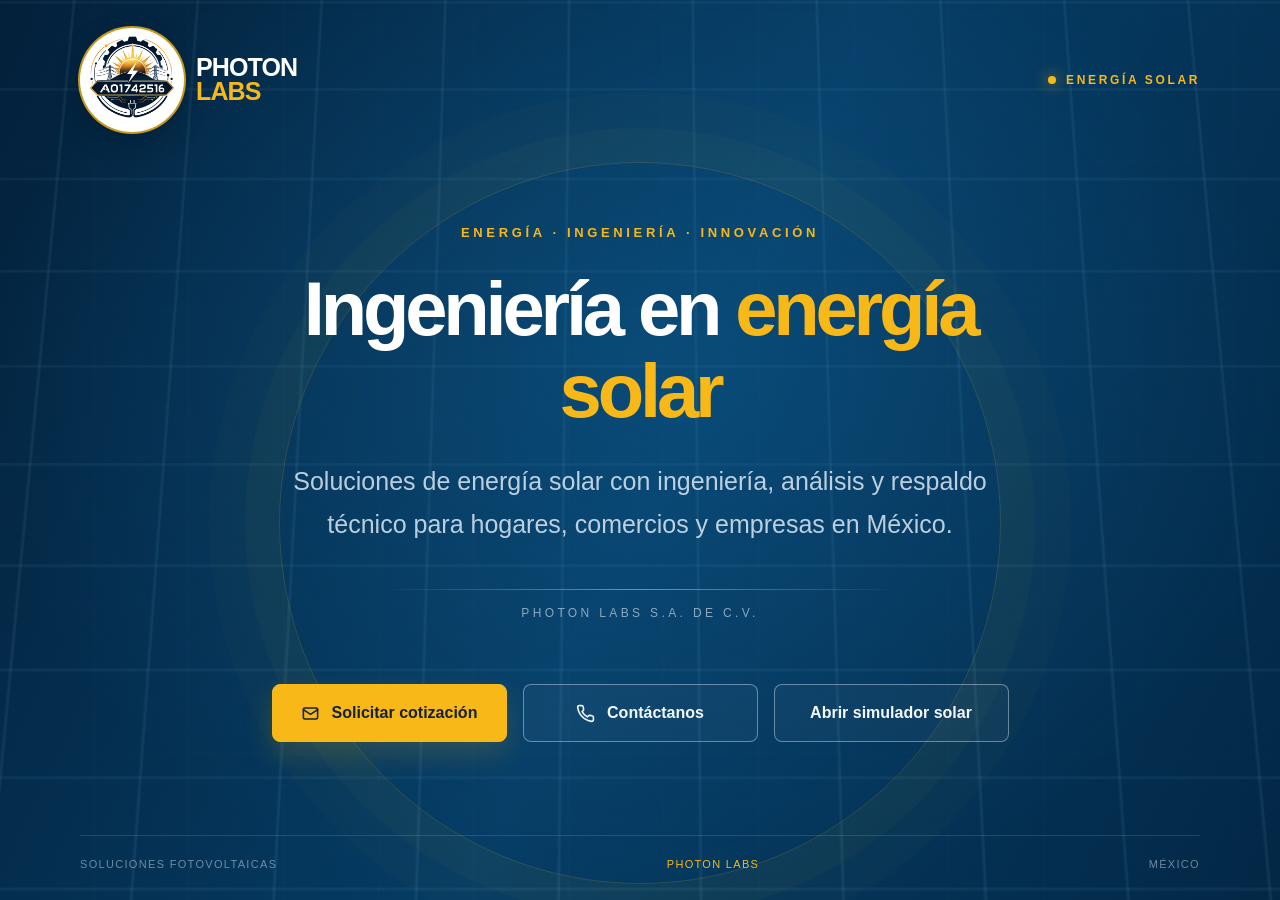
<file: index.html>
<!DOCTYPE html>
<html lang="es">
<head>
  <meta charset="UTF-8">
  <meta name="viewport" content="width=device-width, initial-scale=1.0">
  <meta name="theme-color" content="#073b66">
  <meta name="description" content="Photon Labs: soluciones de energía solar con ingeniería, análisis y respaldo técnico.">
  <title>Photon Labs | Energía solar</title>
  <style>
    :root {
      --site-primary: #073B66;
      --site-secondary: #F8B817;
      --site-background: #062D50;
      --site-on-primary: #FFFFFF;
      --site-on-secondary: #142235;
      --site-on-background: #FFFFFF;
      --site-font-body: Inter, "Segoe UI", Arial, sans-serif;
      --site-font-heading: Inter, "Segoe UI", Arial, sans-serif;
      --site-heading-scale: 1;
      --site-spacing-scale: 1;
      --site-radius-scale: 1;
      --site-decoration-opacity: 1;
      color-scheme: light dark;
    }
    * { box-sizing: border-box; }
    html { scroll-behavior: smooth; }
    body {
      margin: 0;
      min-height: 100vh;
      font-family: var(--site-font-body);
      background: var(--site-background);
      color: var(--site-on-background);
    }
    .page {
      position: relative;
      isolation: isolate;
      min-height: 100vh;
      overflow: hidden;
      display: flex;
      flex-direction: column;
      background-color: var(--site-background);
      background-image:
        linear-gradient(115deg, rgba(3, 31, 56, .92), rgba(5, 62, 103, .88) 52%, rgba(3, 39, 69, .94)),
        repeating-linear-gradient(90deg, transparent 0 92px, rgba(255,255,255,.055) 93px 95px),
        repeating-linear-gradient(0deg, transparent 0 145px, rgba(255,255,255,.04) 146px 148px);
    }
    .page::before {
      content: "";
      position: absolute;
      z-index: -1;
      inset: -12%;
      opacity: var(--site-decoration-opacity);
      background:
        radial-gradient(ellipse at 50% 42%, rgba(20, 117, 177, .28), transparent 54%),
        repeating-linear-gradient(90deg, transparent 0 118px, rgba(121, 189, 222, .09) 119px 121px),
        repeating-linear-gradient(0deg, transparent 0 88px, rgba(121, 189, 222, .07) 89px 91px);
      transform: perspective(900px) rotateX(8deg) scale(1.1);
      pointer-events: none;
    }
    .page::after {
      content: "";
      position: absolute;
      z-index: -1;
      width: min(70vw, 720px);
      aspect-ratio: 1;
      border: 1px solid rgba(248,184,23,.18);
      border-radius: 50%;
      top: 18%;
      left: 50%;
      transform: translateX(-50%);
      box-shadow: 0 0 0 34px rgba(248,184,23,.025), 0 0 0 70px rgba(248,184,23,.02);
      pointer-events: none;
    }
    header {
      width: min(1120px, calc(100% - 48px));
      margin: 0 auto;
      padding: calc(28px * var(--site-spacing-scale)) 0;
      display: flex;
      align-items: center;
      justify-content: space-between;
    }
    .brand {
      display: inline-flex;
      align-items: center;
      text-decoration: none;
    }
    .brand {
      gap: 12px;
    }
    .brand-name {
      color: #FFFFFF;
      font-size: clamp(18px, 2.4vw, 25px);
      line-height: .95;
      letter-spacing: -.035em;
      font-weight: 800;
    }
    .brand-name strong {
      color: var(--site-secondary);
    }
    .brand img {
      display: block;
      width: clamp(76px, 10vw, 104px);
      height: auto;
      border-radius: 50%;
      background: #FFFFFF;
      box-shadow: 0 0 0 2px rgba(248,184,23,.8), 0 8px 28px rgba(0,0,0,.22);
    }
    .status {
      display: inline-flex;
      align-items: center;
      gap: 10px;
      color: var(--site-secondary);
      font-size: 12px;
      font-weight: 700;
      letter-spacing: .22em;
      text-transform: uppercase;
    }
    .status::before {
      content: "";
      width: 8px;
      height: 8px;
      border-radius: 50%;
      background: var(--site-secondary);
      box-shadow: 0 0 15px rgba(248,184,23,.85);
    }
    main {
      flex: 1;
      display: grid;
      place-items: center;
      padding: 48px 24px 76px;
      text-align: center;
    }
    .hero {
      width: min(850px, 100%);
      margin: 0 auto;
      animation: rise .8s ease both;
    }
    .eyebrow {
      color: var(--site-secondary);
      font-size: 13px;
      font-weight: 700;
      letter-spacing: .28em;
      text-transform: uppercase;
      margin-bottom: 28px;
    }
    h1 {
      font-family: var(--site-font-heading);
      font-size: clamp(calc(44px * var(--site-heading-scale)), 8vw, calc(76px * var(--site-heading-scale)));
      line-height: 1.08;
      letter-spacing: -.055em;
      margin: 0 auto 28px;
      font-weight: 800;
      max-width: 760px;
    }
    h1 span { color: var(--site-secondary); }
    .intro {
      max-width: 760px;
      margin: 0 auto;
      color: rgba(239,247,255,.78);
      font-size: clamp(17px, 2.3vw, 25px);
      line-height: 1.7;
      font-weight: 300;
    }
    .rule {
      width: min(520px, 80%);
      height: 1px;
      margin: 44px auto 16px;
      background: linear-gradient(90deg, transparent, rgba(248,184,23,.65), transparent);
    }
    .company {
      color: rgba(232,242,251,.58);
      font-size: 12px;
      letter-spacing: .28em;
      text-transform: uppercase;
    }
    .actions {
      display: flex;
      justify-content: center;
      flex-wrap: wrap;
      gap: 16px;
      margin-top: 64px;
    }
    .button {
      appearance: none;
      min-width: 235px;
      min-height: 58px;
      padding: 16px 26px;
      border-radius: calc(8px * var(--site-radius-scale));
      display: inline-flex;
      align-items: center;
      justify-content: center;
      gap: 12px;
      font: 700 16px var(--site-font-body);
      text-decoration: none;
      cursor: pointer;
      transition: transform .2s ease, background .2s ease, border-color .2s ease;
    }
    .button:hover { transform: translateY(-3px); }
    .button-primary {
      background: var(--site-secondary);
      color: var(--site-on-secondary);
      border: 1px solid var(--site-secondary);
      box-shadow: 0 12px 30px rgba(248,184,23,.17);
    }
    .button-primary:hover { background: #ffca42; }
    .button-outline {
      background: rgba(255,255,255,.035);
      color: #F3F8FD;
      border: 1px solid rgba(224,239,252,.42);
    }
    .button-outline:hover { background: rgba(255,255,255,.1); border-color: #fff; }
    .button svg { width: 19px; height: 19px; }
    footer {
      width: min(1120px, calc(100% - 48px));
      margin: 0 auto;
      padding: 22px 0 30px;
      display: flex;
      align-items: center;
      justify-content: space-between;
      gap: 16px;
      color: rgba(224,238,250,.48);
      font-size: 11px;
      letter-spacing: .12em;
      text-transform: uppercase;
      border-top: 1px solid rgba(255,255,255,.12);
    }
    .footer-mark { color: var(--site-secondary); }
    .notice {
      position: fixed;
      left: 50%;
      bottom: 28px;
      transform: translate(-50%, 18px);
      width: max-content;
      max-width: calc(100% - 32px);
      padding: 14px 18px;
      border: 1px solid rgba(248,184,23,.45);
      border-radius: 10px;
      background: #082b49;
      color: white;
      font-size: 14px;
      opacity: 0;
      pointer-events: none;
      transition: opacity .2s ease, transform .2s ease;
      box-shadow: 0 12px 36px rgba(0,0,0,.25);
    }
    .notice.show { opacity: 1; transform: translate(-50%, 0); }
    @keyframes rise {
      from { opacity: 0; transform: translateY(18px); }
      to { opacity: 1; transform: translateY(0); }
    }
    @media (max-width: 640px) {
      header { width: calc(100% - 32px); padding: 20px 0; }
      .brand img { width: 178px; }
      .status { font-size: 9px; letter-spacing: .13em; }
      main { padding: 58px 22px 70px; }
      .eyebrow { margin-bottom: 22px; }
      .intro { line-height: 1.55; }
      .rule { margin-top: 34px; }
      .actions { margin-top: 44px; gap: 12px; }
      .button { width: min(100%, 330px); min-height: 56px; }
      footer { width: calc(100% - 32px); flex-direction: column; text-align: center; padding-bottom: 24px; }
    }
    @media (prefers-reduced-motion: reduce) {
      *, *::before, *::after { animation-duration: .01ms !important; transition-duration: .01ms !important; scroll-behavior: auto !important; }
    }
  </style>
</head>
<body>
  <div class="page" id="inicio">
    <header>
      <a class="brand" href="#inicio" aria-label="Photon Labs, inicio">
        <img src="[data-uri]" alt="Logotipo original A01742516">
        <span class="brand-name">PHOTON<br><strong>LABS</strong></span>
      </a>
      <div class="status">Energía solar</div>
    </header>

    <main>
      <section class="hero" aria-labelledby="headline">
        <div class="eyebrow">Energía · Ingeniería · Innovación</div>
        <h1 id="headline">Ingeniería en <span>energía solar</span></h1>
        <p class="intro">
          Soluciones de energía solar con ingeniería, análisis y respaldo técnico
          para hogares, comercios y empresas en México.
        </p>
        <div class="rule"></div>
        <div class="company">Photon Labs S.A. de C.V.</div>

        <div class="actions">
          <a class="button button-primary" href="#contacto" id="quoteButton">
            <svg viewBox="0 0 24 24" fill="none" stroke="currentColor" stroke-width="2" stroke-linecap="round" stroke-linejoin="round" aria-hidden="true">
              <rect x="3" y="5" width="18" height="14" rx="2"></rect>
              <path d="m3 7 9 6 9-6"></path>
            </svg>
            Solicitar cotización
          </a>
          <a class="button button-outline" href="#contacto" id="contactButton">
            <svg viewBox="0 0 24 24" fill="none" stroke="currentColor" stroke-width="2" stroke-linecap="round" stroke-linejoin="round" aria-hidden="true">
              <path d="M22 16.9v3a2 2 0 0 1-2.2 2 19.8 19.8 0 0 1-8.6-3.1 19.4 19.4 0 0 1-6-6A19.8 19.8 0 0 1 2.1 4.2 2 2 0 0 1 4.1 2h3a2 2 0 0 1 2 1.7l.5 2.8a2 2 0 0 1-.6 1.9L7.7 9.7a16 16 0 0 0 6.6 6.6l1.3-1.3a2 2 0 0 1 1.9-.6l2.8.5a2 2 0 0 1 1.7 2z"></path>
            </svg>
            Contáctanos
          </a>
          <a class="button button-outline" href="celda-solar.html">Abrir simulador solar</a>
        </div>
      </section>
    </main>

    <footer id="contacto">
      <span>Soluciones fotovoltaicas</span>
      <span class="footer-mark">Photon Labs</span>
      <span>México</span>
    </footer>
  </div>
  <div class="notice" id="notice" role="status" aria-live="polite">
    Muy pronto estarán disponibles nuestros canales de atención.
  </div>
  <script>
    const notice = document.getElementById("notice");
    let noticeTimer;
    function showNotice(event) {
      event.preventDefault();
      notice.classList.add("show");
      clearTimeout(noticeTimer);
      noticeTimer = setTimeout(() => notice.classList.remove("show"), 3200);
    }
    document.getElementById("quoteButton").addEventListener("click", showNotice);
    document.getElementById("contactButton").addEventListener("click", showNotice);
  </script>
</body>
</html>
</file>
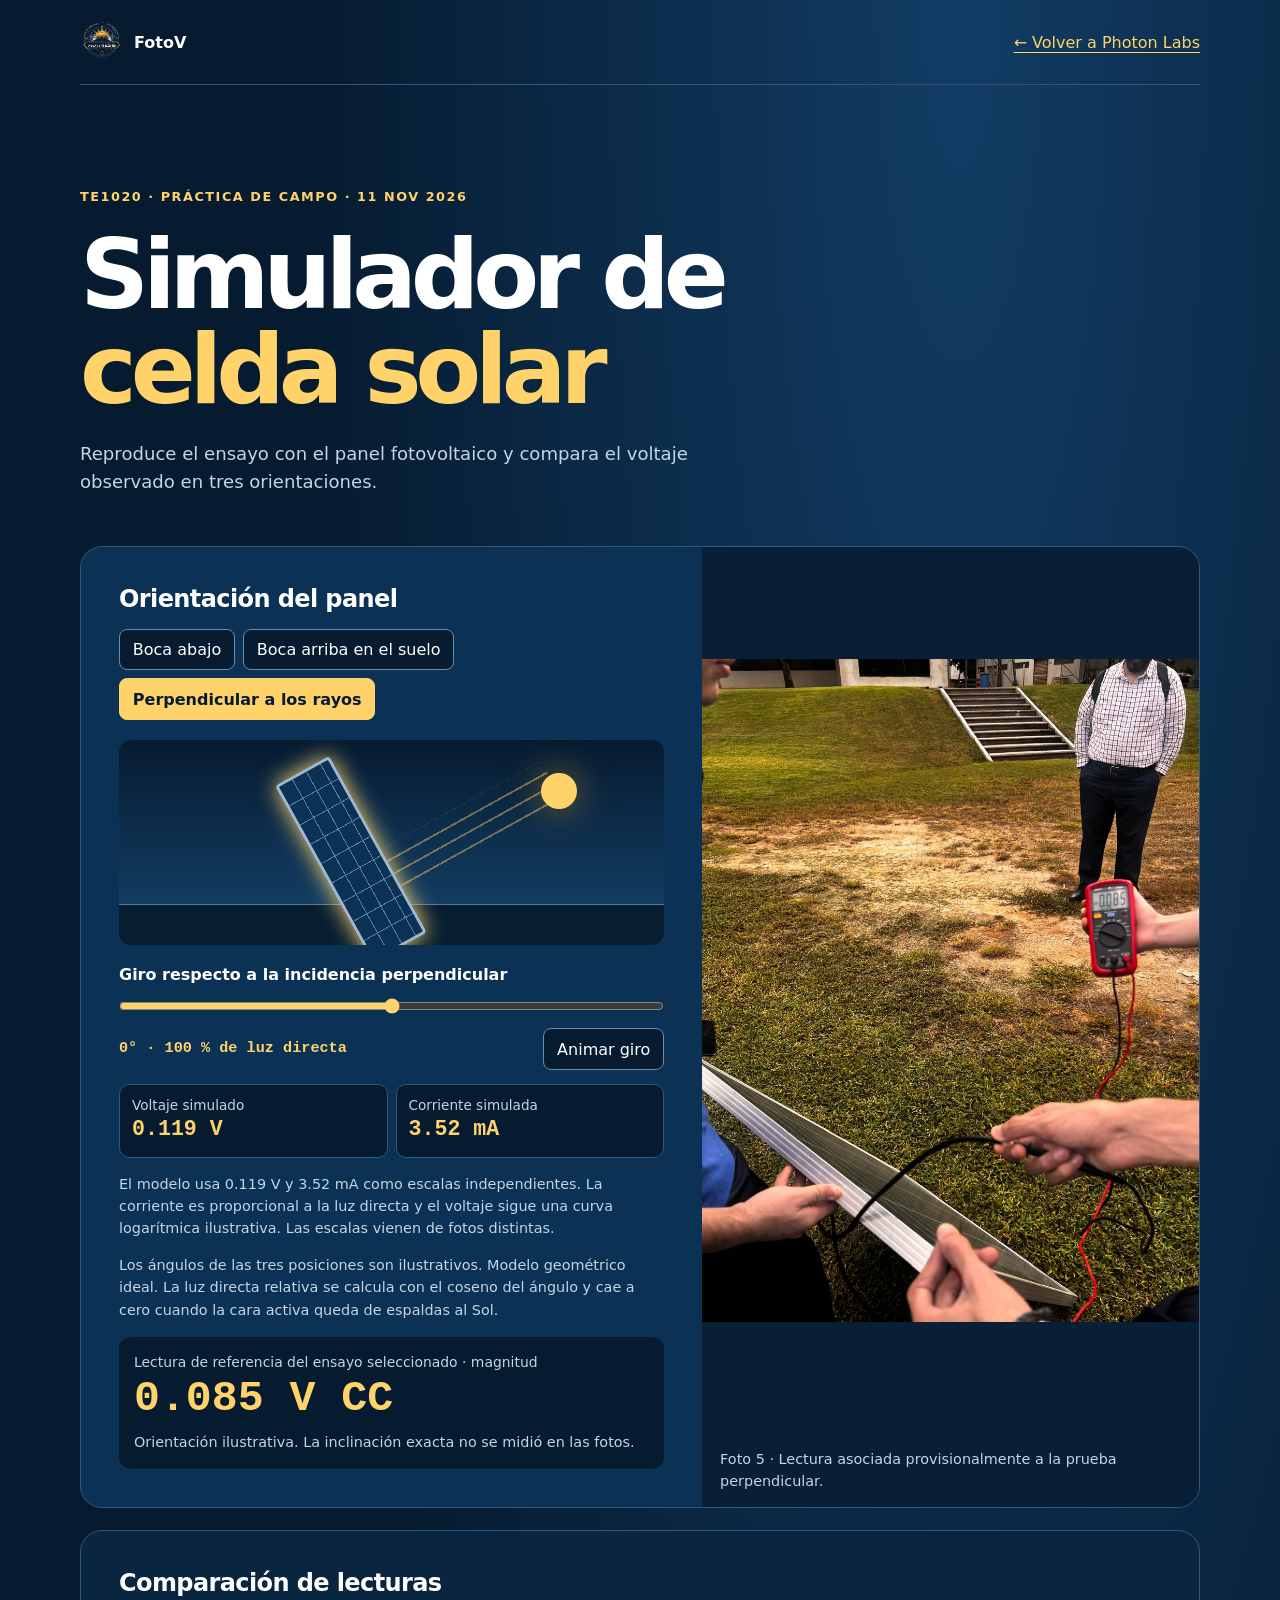
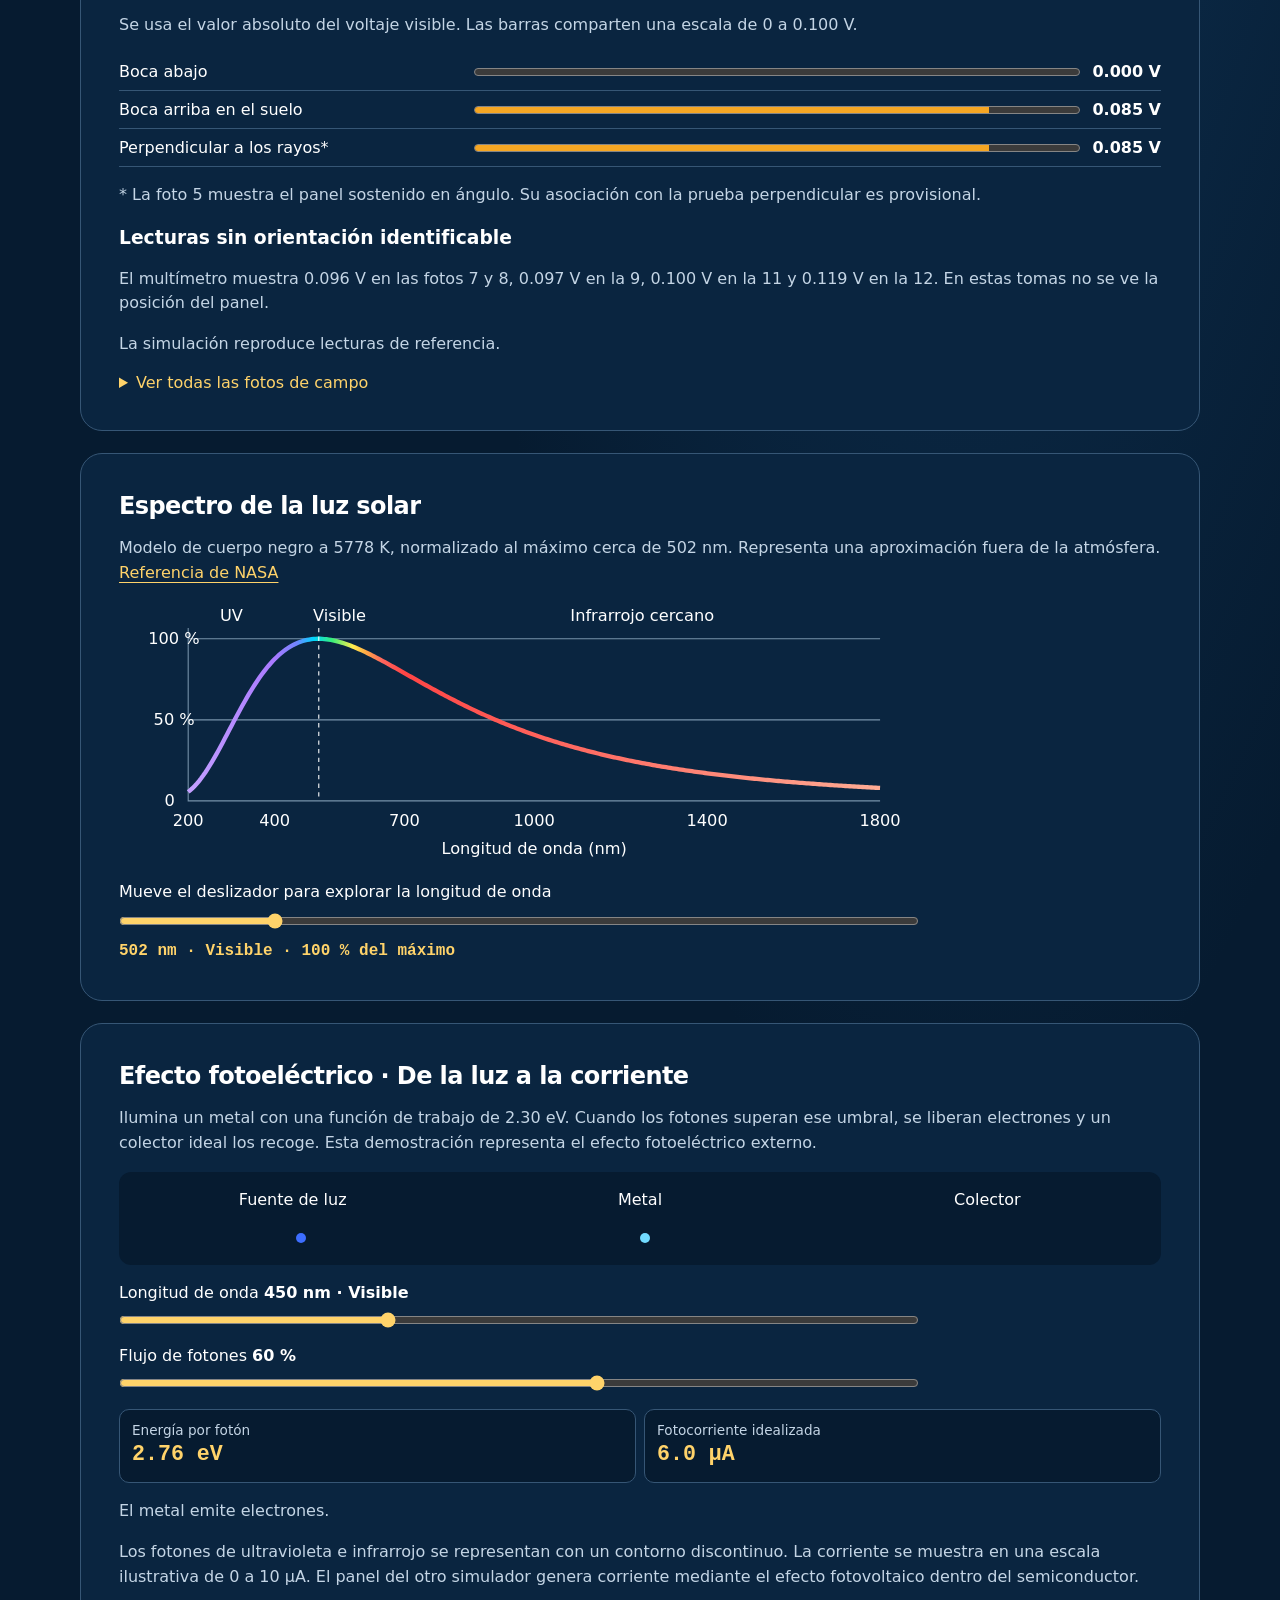
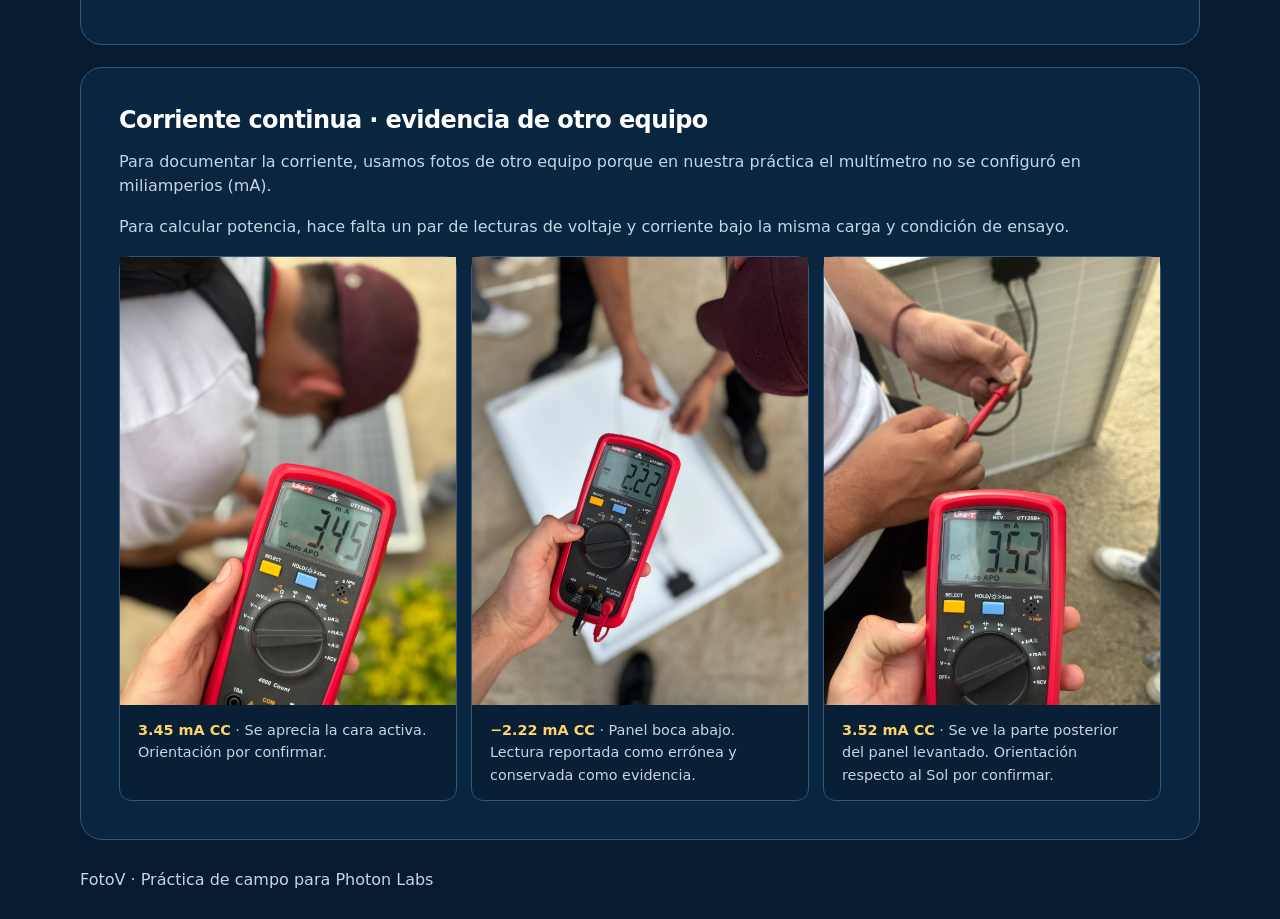
<file: celda-solar.html>
<!doctype html>
<html lang="es-MX">
<head>
  <meta charset="utf-8">
  <meta name="viewport" content="width=device-width, initial-scale=1">
  <meta name="theme-color" content="#061b30">
  <title>Simulador de celda solar · FotoV</title>
  <link rel="stylesheet" href="solar.css?v=fotoelectrico-2">
  <script src="solar.js?v=fotoelectrico-2" defer></script>
</head>
<body>
  <header class="wrap top">
    <a href="index.html"><img src="assets/fotov-emblema.png" width="44" height="44" alt="">FotoV</a>
    <a href="index.html">← Volver a Photon Labs</a>
  </header>
  <main class="wrap">
    <section class="intro">
      <p class="tag">TE1020 · Práctica de campo · 11 nov 2026</p>
      <h1>Simulador de <em>celda solar</em></h1>
      <p>Reproduce el ensayo con el panel fotovoltaico y compara el voltaje observado en tres orientaciones.</p>
    </section>
    <section class="lab" aria-labelledby="orientation-title">
      <div class="controls">
        <h2 id="orientation-title">Orientación del panel</h2>
        <div class="choices" role="group" aria-labelledby="orientation-title">
          <button type="button" data-mode="down" aria-pressed="false">Boca abajo</button>
          <button type="button" data-mode="up" aria-pressed="false">Boca arriba en el suelo</button>
          <button type="button" data-mode="sun" aria-pressed="true">Perpendicular a los rayos</button>
        </div>
        <div class="scene" data-mode="sun" aria-hidden="true">
          <div class="sun"></div><div class="rays"></div><div class="panel"></div><div class="ground"></div>
        </div>
        <div class="simulation-controls">
          <label for="incidence">Giro respecto a la incidencia perpendicular</label>
          <input id="incidence" type="range" min="-180" max="180" step="1" value="0">
          <div class="simulation-status">
            <output id="projection" for="incidence">0° · 100 % de luz directa</output>
            <button type="button" id="play-solar">Animar giro</button>
          </div>
          <div class="simulated-meter" aria-label="Resultados simulados">
            <div><span>Voltaje simulado</span><span id="sim-voltage">0.119 V</span></div>
            <div><span>Corriente simulada</span><span id="sim-current">3.52 mA</span></div>
          </div>
          <p>El modelo usa 0.119 V y 3.52 mA como escalas independientes. La corriente es proporcional a la luz directa y el voltaje sigue una curva logarítmica ilustrativa. Las escalas vienen de fotos distintas.</p>
          <p>Los ángulos de las tres posiciones son ilustrativos. Modelo geométrico ideal. La luz directa relativa se calcula con el coseno del ángulo y cae a cero cuando la cara activa queda de espaldas al Sol.</p>
        </div>
        <div class="meter">
          <span>Lectura de referencia del ensayo seleccionado · magnitud</span>
          <output id="voltage">0.085 V CC</output>
          <p id="condition">Orientación ilustrativa. La inclinación exacta no se midió en las fotos.</p>
        </div>
      </div>
      <figure>
        <a id="photo-link" href="assets/solar/5.jpeg"><img id="photo" src="assets/solar/5.jpeg" alt="Panel sostenido en ángulo y multímetro durante el ensayo"></a>
        <figcaption id="caption">Foto 5 · Lectura asociada provisionalmente a la prueba perpendicular.</figcaption>
      </figure>
    </section>
    <section class="results">
      <h2>Comparación de lecturas</h2>
      <p>Se usa el valor absoluto del voltaje visible. Las barras comparten una escala de 0 a 0.100 V.</p>
      <dl class="bars">
        <div><dt>Boca abajo</dt><dd><meter min="0" max="0.1" value="0" aria-label="Boca abajo"></meter><b>0.000 V</b></dd></div>
        <div><dt>Boca arriba en el suelo</dt><dd><meter min="0" max="0.1" value="0.085" aria-label="Boca arriba en el suelo"></meter><b>0.085 V</b></dd></div>
        <div><dt>Perpendicular a los rayos*</dt><dd><meter min="0" max="0.1" value="0.085" aria-label="Perpendicular a los rayos, asociación provisional"></meter><b>0.085 V</b></dd></div>
      </dl>
      <p>* La foto 5 muestra el panel sostenido en ángulo. Su asociación con la prueba perpendicular es provisional.</p>
      <h3>Lecturas sin orientación identificable</h3>
      <p>El multímetro muestra 0.096 V en las fotos 7 y 8, 0.097 V en la 9, 0.100 V en la 11 y 0.119 V en la 12. En estas tomas no se ve la posición del panel.</p>
      <p>La simulación reproduce lecturas de referencia.</p>
      <details><summary>Ver todas las fotos de campo</summary><div id="gallery" class="gallery"></div></details>
    </section>
    <section class="results" aria-labelledby="spectrum-title">
      <h2 id="spectrum-title">Espectro de la luz solar</h2>
      <p>Modelo de cuerpo negro a 5778 K, normalizado al máximo cerca de 502 nm. Representa una aproximación fuera de la atmósfera. <a href="https://ntrs.nasa.gov/api/citations/20190001541/downloads/20190001541.pdf">Referencia de NASA</a></p>
      <svg class="solar-spectrum" viewBox="0 0 740 245" role="img" aria-label="Intensidad espectral relativa de 200 a 1800 nanómetros. El máximo está cerca de 502 nanómetros, en la región visible.">
        <defs>
          <linearGradient id="solar-curve-colors" gradientUnits="userSpaceOnUse" x1="64" y1="0" x2="704" y2="0">
            <stop offset="0%" stop-color="#c4a0ff"/>
            <stop offset="12.5%" stop-color="#a97aff"/>
            <stop offset="15.7%" stop-color="#7085ff"/>
            <stop offset="18.1%" stop-color="#00d5ff"/>
            <stop offset="20.8%" stop-color="#38ee79"/>
            <stop offset="23.8%" stop-color="#ffed4e"/>
            <stop offset="25.6%" stop-color="#ffab45"/>
            <stop offset="28.1%" stop-color="#ff655d"/>
            <stop offset="31.25%" stop-color="#ff4545"/>
            <stop offset="100%" stop-color="#ffac94"/>
          </linearGradient>
        </defs>
        <path d="M64 24V184H704 M64 109H704 M64 34H704" fill="none" stroke="#7792a9"/>
        <polyline points="64.0,175.69 66.0,174.05 68.0,172.23 70.0,170.21 72.0,168.01 74.0,165.62 76.0,163.06 78.0,160.32 80.0,157.43 82.0,154.38 84.0,151.19 86.0,147.88 88.0,144.45 90.0,140.92 92.0,137.31 94.0,133.63 96.0,129.89 98.0,126.11 100.0,122.31 102.0,118.49 104.0,114.67 106.0,110.86 108.0,107.09 110.0,103.34 112.0,99.65 114.0,96.01 116.0,92.44 118.0,88.95 120.0,85.53 122.0,82.21 124.0,78.98 126.0,75.86 128.0,72.83 130.0,69.92 132.0,67.12 134.0,64.44 136.0,61.87 138.0,59.42 140.0,57.10 142.0,54.89 144.0,52.80 146.0,50.83 148.0,48.99 150.0,47.26 152.0,45.65 154.0,44.15 156.0,42.77 158.0,41.50 160.0,40.34 162.0,39.29 164.0,38.34 166.0,37.49 168.0,36.75 170.0,36.10 172.0,35.54 174.0,35.07 176.0,34.70 178.0,34.40 180.0,34.19 182.0,34.06 184.0,34.00 186.0,34.02 188.0,34.10 190.0,34.26 192.0,34.47 194.0,34.75 196.0,35.09 198.0,35.48 200.0,35.93 202.0,36.42 204.0,36.97 206.0,37.56 208.0,38.19 210.0,38.86 212.0,39.57 214.0,40.32 216.0,41.10 218.0,41.92 220.0,42.76 222.0,43.64 224.0,44.54 226.0,45.46 228.0,46.41 230.0,47.37 232.0,48.36 234.0,49.37 236.0,50.39 238.0,51.43 240.0,52.48 242.0,53.54 244.0,54.61 246.0,55.70 248.0,56.79 250.0,57.90 252.0,59.00 254.0,60.12 256.0,61.24 258.0,62.36 260.0,63.49 262.0,64.62 264.0,65.75 266.0,66.88 268.0,68.01 270.0,69.14 272.0,70.27 274.0,71.40 276.0,72.53 278.0,73.65 280.0,74.77 282.0,75.89 284.0,77.00 286.0,78.11 288.0,79.21 290.0,80.31 292.0,81.40 294.0,82.48 296.0,83.56 298.0,84.64 300.0,85.70 302.0,86.76 304.0,87.81 306.0,88.86 308.0,89.89 310.0,90.92 312.0,91.94 314.0,92.96 316.0,93.96 318.0,94.96 320.0,95.94 322.0,96.92 324.0,97.89 326.0,98.85 328.0,99.80 330.0,100.75 332.0,101.68 334.0,102.61 336.0,103.52 338.0,104.43 340.0,105.33 342.0,106.22 344.0,107.10 346.0,107.97 348.0,108.83 350.0,109.68 352.0,110.52 354.0,111.36 356.0,112.18 358.0,113.00 360.0,113.81 362.0,114.60 364.0,115.39 366.0,116.17 368.0,116.95 370.0,117.71 372.0,118.46 374.0,119.21 376.0,119.95 378.0,120.68 380.0,121.40 382.0,122.11 384.0,122.81 386.0,123.51 388.0,124.19 390.0,124.87 392.0,125.54 394.0,126.20 396.0,126.86 398.0,127.51 400.0,128.15 402.0,128.78 404.0,129.40 406.0,130.02 408.0,130.63 410.0,131.23 412.0,131.82 414.0,132.41 416.0,132.99 418.0,133.56 420.0,134.13 422.0,134.68 424.0,135.24 426.0,135.78 428.0,136.32 430.0,136.85 432.0,137.38 434.0,137.90 436.0,138.41 438.0,138.91 440.0,139.41 442.0,139.91 444.0,140.39 446.0,140.88 448.0,141.35 450.0,141.82 452.0,142.28 454.0,142.74 456.0,143.19 458.0,143.64 460.0,144.08 462.0,144.52 464.0,144.95 466.0,145.37 468.0,145.79 470.0,146.21 472.0,146.62 474.0,147.02 476.0,147.42 478.0,147.81 480.0,148.20 482.0,148.59 484.0,148.97 486.0,149.34 488.0,149.71 490.0,150.08 492.0,150.44 494.0,150.80 496.0,151.15 498.0,151.50 500.0,151.84 502.0,152.18 504.0,152.52 506.0,152.85 508.0,153.18 510.0,153.50 512.0,153.82 514.0,154.13 516.0,154.45 518.0,154.75 520.0,155.06 522.0,155.36 524.0,155.66 526.0,155.95 528.0,156.24 530.0,156.52 532.0,156.81 534.0,157.09 536.0,157.36 538.0,157.63 540.0,157.90 542.0,158.17 544.0,158.43 546.0,158.69 548.0,158.95 550.0,159.20 552.0,159.45 554.0,159.70 556.0,159.94 558.0,160.19 560.0,160.42 562.0,160.66 564.0,160.89 566.0,161.12 568.0,161.35 570.0,161.58 572.0,161.80 574.0,162.02 576.0,162.23 578.0,162.45 580.0,162.66 582.0,162.87 584.0,163.08 586.0,163.28 588.0,163.48 590.0,163.68 592.0,163.88 594.0,164.08 596.0,164.27 598.0,164.46 600.0,164.65 602.0,164.84 604.0,165.02 606.0,165.20 608.0,165.38 610.0,165.56 612.0,165.74 614.0,165.91 616.0,166.08 618.0,166.25 620.0,166.42 622.0,166.58 624.0,166.75 626.0,166.91 628.0,167.07 630.0,167.23 632.0,167.39 634.0,167.54 636.0,167.70 638.0,167.85 640.0,168.00 642.0,168.15 644.0,168.29 646.0,168.44 648.0,168.58 650.0,168.72 652.0,168.86 654.0,169.00 656.0,169.14 658.0,169.27 660.0,169.41 662.0,169.54 664.0,169.67 666.0,169.80 668.0,169.93 670.0,170.06 672.0,170.18 674.0,170.31 676.0,170.43 678.0,170.55 680.0,170.67 682.0,170.79 684.0,170.91 686.0,171.02 688.0,171.14 690.0,171.25 692.0,171.36 694.0,171.48 696.0,171.59 698.0,171.70 700.0,171.80 702.0,171.91 704.0,172.02" fill="none" stroke="url(#solar-curve-colors)" stroke-width="4"/>
        <line id="spectrum-marker" x1="184.8" x2="184.8" y1="24" y2="184" stroke="white" stroke-dasharray="4 4"/>
        <g fill="#fff" font-size="15">
          <text x="104" y="18" text-anchor="middle">UV</text><text x="204" y="18" text-anchor="middle">Visible</text><text x="484" y="18" text-anchor="middle">Infrarrojo cercano</text>
          <text x="27" y="39">100 %</text><text x="32" y="114">50 %</text><text x="42" y="189">0</text>
          <text x="64.0" y="207" text-anchor="middle">200</text><text x="144.0" y="207" text-anchor="middle">400</text><text x="264.0" y="207" text-anchor="middle">700</text><text x="384.0" y="207" text-anchor="middle">1000</text><text x="544.0" y="207" text-anchor="middle">1400</text><text x="704.0" y="207" text-anchor="middle">1800</text>
          <text x="384" y="233" text-anchor="middle">Longitud de onda (nm)</text>
        </g>
      </svg>
      <label for="spectrum-wavelength">Mueve el deslizador para explorar la longitud de onda</label>
      <input type="range" id="spectrum-wavelength" min="200" max="1800" value="502">
      <output for="spectrum-wavelength" id="spectrum-reading">502 nm · Visible · 100 % del máximo</output>
    </section>
    <section class="results photoelectric" aria-labelledby="photoelectric-title">
      <h2 id="photoelectric-title">Efecto fotoeléctrico · De la luz a la corriente</h2>
      <p>Ilumina un metal con una función de trabajo de 2.30 eV. Cuando los fotones superan ese umbral, se liberan electrones y un colector ideal los recoge. Esta demostración representa el efecto fotoeléctrico externo.</p>
      <div class="photoelectric-scene" aria-hidden="true">
        <span>Fuente de luz</span><span>Metal</span><span>Colector</span>
        <i class="photon"></i><i class="electron"></i>
      </div>
      <label for="photo-wavelength">Longitud de onda <b id="photo-nm">450 nm · Visible</b></label>
      <input id="photo-wavelength" type="range" min="300" max="750" value="450">
      <label for="photo-flux">Flujo de fotones <b id="photo-flux-value">60 %</b></label>
      <input id="photo-flux" type="range" min="0" max="100" value="60">
      <div class="simulated-meter">
        <div><span>Energía por fotón</span><span id="photo-energy">2.76 eV</span></div>
        <div><span>Fotocorriente idealizada</span><span id="photo-current">6.0 µA</span></div>
      </div>
      <p id="photo-status">El metal emite electrones.</p>
      <p>Los fotones de ultravioleta e infrarrojo se representan con un contorno discontinuo. La corriente se muestra en una escala ilustrativa de 0 a 10 µA. El panel del otro simulador genera corriente mediante el efecto fotovoltaico dentro del semiconductor.</p>
    </section>
    <section class="results" aria-labelledby="current-title">
      <h2 id="current-title">Corriente continua · evidencia de otro equipo</h2>
      <p>Para documentar la corriente, usamos fotos de otro equipo porque en nuestra práctica el multímetro no se configuró en miliamperios (mA).</p>
      <p>Para calcular potencia, hace falta un par de lecturas de voltaje y corriente bajo la misma carga y condición de ensayo.</p>
      <div class="current-photos">
        <figure>
          <a href="assets/solar/corriente-1.png"><img src="assets/solar/corriente-1.png" loading="lazy" alt="Multímetro con lectura de 3.45 mA en corriente continua"></a>
          <figcaption><strong>3.45 mA CC</strong> · Se aprecia la cara activa. Orientación por confirmar.</figcaption>
        </figure>
        <figure>
          <a href="assets/solar/corriente-2.png"><img src="assets/solar/corriente-2.png" loading="lazy" alt="Multímetro con lectura de −2.22 mA CC"></a>
          <figcaption><strong>−2.22 mA CC</strong> · Panel boca abajo. Lectura reportada como errónea y conservada como evidencia.</figcaption>
        </figure>
        <figure>
          <a href="assets/solar/corriente-3.png"><img src="assets/solar/corriente-3.png" loading="lazy" alt="Multímetro con lectura de 3.52 mA en corriente continua"></a>
          <figcaption><strong>3.52 mA CC</strong> · Se ve la parte posterior del panel levantado. Orientación respecto al Sol por confirmar.</figcaption>
        </figure>
      </div>
    </section>
  </main>
  <footer class="wrap">FotoV · Práctica de campo para Photon Labs</footer>
</body>
</html>
</file>
<file: solar.css>
:root {
  color-scheme: dark;
  font-family: Inter, system-ui, sans-serif;
  color: #fff;
  background: #061b30;
  --gold: #ffd36a;
  --muted: #c4d5e5;
  --line: #365675;
}
* { box-sizing: border-box; }
body { margin: 0; background: radial-gradient(ellipse at 75% 0%, #123d65, transparent 48%); }
.wrap { width: min(1120px, calc(100% - 36px)); margin-inline: auto; }
a { color: var(--gold); text-underline-offset: .23em; }
:focus-visible { outline: 3px solid var(--gold); outline-offset: 4px; }
.top { display: flex; justify-content: space-between; align-items: center; gap: 16px; padding-block: 20px; border-bottom: 1px solid var(--line); }
.top a:first-child { display: flex; align-items: center; gap: 10px; color: #fff; font-weight: 750; text-decoration: none; }
.top img { object-fit: contain; }
.intro { padding: clamp(38px, 7vw, 90px) 0 32px; }
.tag { color: var(--gold); font-size: .8rem; text-transform: uppercase; letter-spacing: .12em; font-weight: 750; }
h1 { font-size: clamp(2.7rem, 8vw, 6rem); line-height: .99; letter-spacing: -.065em; margin: .22em 0; max-width: 12ch; }
h1 em { color: var(--gold); font-style: normal; }
p, figcaption { color: var(--muted); line-height: 1.55; }
.intro > p:last-child { max-width: 54ch; font-size: 1.13rem; }
.lab { display: grid; grid-template-columns: 1.25fr 1fr; background: #0b3154; border: 1px solid var(--line); border-radius: 22px; overflow: hidden; }
.controls, .results { padding: clamp(18px, 4vw, 38px); }
h2 { margin: 0 0 16px; letter-spacing: -.025em; }
.choices { display: flex; flex-wrap: wrap; gap: 8px; }
button { font: inherit; color: white; border: 1px solid #6a8baa; border-radius: 8px; background: #061b30; padding: .65rem .8rem; cursor: pointer; }
button[aria-pressed="true"] { background: var(--gold); color: #061b30; border-color: var(--gold); font-weight: 700; }
.scene { height: 205px; position: relative; overflow: hidden; border-radius: 12px; margin: 20px 0; background: linear-gradient(#061b30, #16456e); }
.sun { position: absolute; top: 16%; right: 16%; width: 36px; aspect-ratio: 1; border-radius: 50%; background: var(--gold); box-shadow: 0 0 36px #f5a62388; }
.rays { position: absolute; width: 42%; height: 45px; top: 36%; right: 18%; transform: rotate(-29deg); background: repeating-linear-gradient(transparent 0 12px,#ffd36a80 12px 14px); }
.ground { position: absolute; inset: 80% 0 0; background: #071e31; border-top: 1px solid #4e789a; }
.panel { position: absolute; z-index: 1; left: 24%; top: 58%; width: 37%; height: 62px; border: 3px solid #a1b7cd; border-radius: 4px; background: repeating-linear-gradient(90deg,transparent 0 21px,#507ea5 21px 22px), repeating-linear-gradient(0deg,#0b3154 0 15px,#507ea5 15px 16px); transform: translateY(-50%) rotate(61deg); transition: transform .28s ease, top .28s ease; }
.scene[data-mode="up"] .panel, .scene[data-mode="down"] .panel { top: 73%; transform: translateY(-50%) perspective(190px) rotateX(58deg); }
.scene[data-mode="down"] .panel { background: #a1b7cd; }
.scene[data-mode="down"] .rays { opacity: .35; }
.meter { padding: 15px; border-radius: 12px; background: #061b30; }
.meter span { color: var(--muted); font-size: .87rem; }
output { display: block; font: 700 clamp(1.7rem, 5vw, 2.7rem)/1.3 ui-monospace, monospace; color: var(--gold); }
.meter p { margin: 4px 0 0; font-size: .9rem; }
figure { margin: 0; display: flex; flex-direction: column; background: #091f36; }
figure a { flex: 1; min-height: 290px; position: relative; display: block; }
figure img { position: absolute; width: 100%; height: 100%; object-fit: contain; }
figcaption { padding: 14px 18px; font-size: .9rem; }
.results { margin-top: 22px; border: 1px solid var(--line); border-radius: 22px; background: #0a2540; }
.bars > div { display: grid; grid-template-columns: minmax(10rem, 1fr) 2fr; gap: 12px; padding-block: 9px; border-bottom: 1px solid var(--line); align-items: center; }
dd { margin: 0; display: flex; align-items: center; gap: 12px; }
dd b { white-space: nowrap; font-variant-numeric: tabular-nums; }
meter { flex: 1; min-width: 0; height: 15px; accent-color: #f5a623; }
meter::-webkit-meter-optimum-value { background: #f5a623; }
meter::-moz-meter-bar { background: #f5a623; }
summary { color: var(--gold); cursor: pointer; width: fit-content; }
.gallery { display: grid; grid-template-columns: repeat(auto-fit, minmax(110px, 1fr)); gap: 12px; margin-top: 18px; }
.gallery img { display: block; width: 100%; aspect-ratio: 1; object-fit: cover; border-radius: 8px; }
footer { padding-block: 30px; color: var(--muted); }
@media (max-width: 700px) {
  .lab, .bars > div { grid-template-columns: 1fr; }
  figure a { min-height: 340px; }
}
@media (prefers-reduced-motion: reduce) { .panel { transition: none; } }
.current-photos { display: grid; grid-template-columns: repeat(auto-fit, minmax(min(100%, 200px), 1fr)); gap: 14px; }
.current-photos figure { border: 1px solid var(--line); border-radius: 12px; }
.current-photos figure a { flex: none; min-height: 0; aspect-ratio: 3 / 4; }
.current-photos strong { color: var(--gold); }
.scene .panel, .scene[data-mode] .panel {
  top: 58%;
  transform: translateY(-50%) rotate(var(--panel-angle, 61deg));
  background: repeating-linear-gradient(90deg, transparent 0 21px, #507ea5 21px 22px),
    repeating-linear-gradient(0deg, #0b3154 0 15px, #507ea5 15px 16px);
  box-shadow: 0 0 22px rgb(255 211 106 / var(--light, 1));
  transition: none;
}
.scene.rear-face[data-mode] .panel { background: #a1b7cd; }
.scene[data-mode] .rays { opacity: .8; }
.simulation-controls { margin-bottom: 16px; }
.simulation-controls label { display: block; font-weight: 650; }
.simulation-controls input { display: block; width: 100%; margin: 14px 0; accent-color: var(--gold); }
.simulation-status { display: flex; gap: 12px; align-items: center; justify-content: space-between; flex-wrap: wrap; }
.simulation-status output { font-size: .95rem; }
.simulation-controls p { font-size: .9rem; margin-bottom: 0; }

.simulated-meter { display: grid; grid-template-columns: repeat(auto-fit, minmax(min(100%, 155px), 1fr)); gap: 8px; margin-top: 14px; }
.simulated-meter > div { padding: 12px; background: #061b30; border: 1px solid var(--line); border-radius: 10px; }
.simulated-meter span { display: block; color: var(--muted); font-size: .85rem; }
.simulated-meter span + span { color: var(--gold); font: 700 1.35rem/1.5 ui-monospace, monospace; }
.solar-spectrum { display: block; width: 100%; max-width: 800px; height: auto; margin-bottom: 16px; }
#spectrum-wavelength { display: block; width: min(100%, 800px); accent-color: var(--gold); margin: 12px 0; }
#spectrum-reading { font-size: 1rem; }
.photoelectric input { display: block; width: min(100%, 800px); accent-color: var(--gold); margin: 10px 0 18px; }
.photoelectric-scene { position: relative; display: grid; grid-template-columns: repeat(3, 1fr); text-align: center; padding: 18px 0 56px; margin-bottom: 18px; border-radius: 12px; background: #061b30; }
.photoelectric-scene i { display: none; position: absolute; bottom: 22px; width: 10px; height: 10px; border-radius: 50%; }
.photoelectric-scene.lit .photon, .photoelectric-scene.emits .electron { display: block; animation: photo-travel 1s linear infinite; }
.photoelectric-scene .photon { left: 17%; background: var(--photon-color, #5277ff); }
.photoelectric-scene .electron { left: 50%; background: #71dbff; }
@keyframes photo-travel { to { translate: 0; left: calc(var(--photo-destination) - 5px); opacity: .35; } }
.photon { --photo-destination: 50%; }
.electron { --photo-destination: 83%; }
@media (prefers-reduced-motion: reduce) { .photoelectric-scene i { animation: none !important; } }

.photoelectric-scene.invisible-light .photon { background: transparent; border: 2px dashed var(--photon-color); }
</file>
